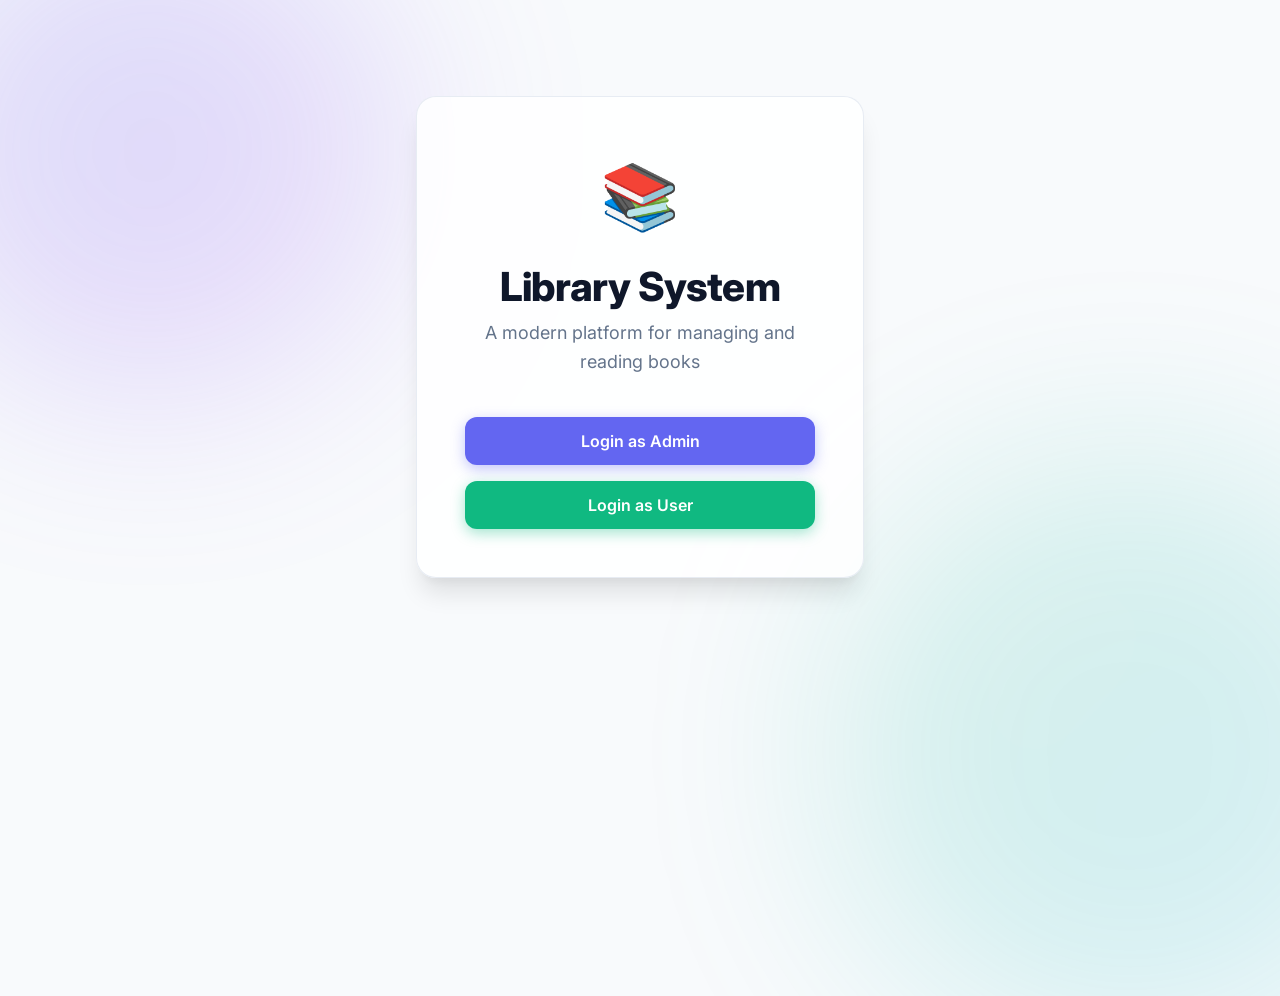
<file: LMS/index.html>
<!DOCTYPE html>
<html lang="en">
<head>
    <meta charset="UTF-8">
    <meta name="viewport" content="width=device-width, initial-scale=1.0">
    <title>Library Management System</title>
    <link rel="stylesheet" href="style.css">
    <link href="https://fonts.googleapis.com/css2?family=Inter:wght@300;400;500;600;700&display=swap" rel="stylesheet">
</head>
<body>
    <!-- Background Decorators -->
    <div class="bg-shape shape-1"></div>
    <div class="bg-shape shape-2"></div>

    <div id="app">
        <!-- Error/Success Notification -->
        <div id="notification-area" class="hidden"></div>

        <!-- Landing View -->
        <section id="landing-view" class="view active">
            <div class="landing-container glass-panel">
                <div class="logo-icon">📚</div>
                <h1>Library System</h1>
                <p>A modern platform for managing and reading books</p>
                <div class="role-selector">
                    <button class="btn btn-primary btn-lg" onclick="app.showAdminLogin()">Login as Admin</button>
                    <button class="btn btn-secondary btn-lg" onclick="app.showUserLogin()">Login as User</button>
                </div>
            </div>
        </section>

        <!-- Admin Login View -->
        <section id="admin-login-view" class="view">
            <div class="auth-container glass-panel">
                <button class="btn-back" onclick="app.showLanding()">&#8592; Back</button>
                <h2>Admin Access</h2>
                <form id="admin-login-form" onsubmit="app.handleAdminLogin(event)">
                    <div class="form-group">
                        <label>Username</label>
                        <input type="text" id="admin-username" required placeholder="admin" />
                    </div>
                    <div class="form-group">
                        <label>Password</label>
                        <input type="password" id="admin-password" required placeholder="admin123" />
                    </div>
                    <button type="submit" class="btn btn-primary w-100 mt-2">Login to Dashboard</button>
                </form>
            </div>
        </section>

        <!-- User Login/Signup View -->
        <section id="user-auth-view" class="view">
            <div class="auth-container glass-panel">
                <button class="btn-back" onclick="app.showLanding()">&#8592; Back</button>
                
                <div class="auth-tabs">
                    <button class="tab-btn active" id="tab-login" type="button" onclick="app.switchUserAuthTab('login')">Login</button>
                    <button class="tab-btn" id="tab-signup" type="button" onclick="app.switchUserAuthTab('signup')">Sign Up</button>
                </div>

                <!-- User Login Form -->
                <form id="user-login-form" onsubmit="app.handleUserLogin(event)">
                    <div class="form-group">
                        <label>Username</label>
                        <input type="text" id="login-username" required placeholder="Enter your username" />
                    </div>
                    <div class="form-group">
                        <label>Password</label>
                        <input type="password" id="login-password" required placeholder="Enter your password" />
                    </div>
                    <button type="submit" class="btn btn-primary w-100 mt-2">Login</button>
                </form>

                <!-- User Signup Form -->
                <form id="user-signup-form" class="hidden" onsubmit="app.handleUserSignup(event)">
                    <div class="form-group">
                        <label>Username</label>
                        <input type="text" id="signup-username" required placeholder="Choose a username" />
                    </div>
                    <div class="form-group">
                        <label>Password</label>
                        <input type="password" id="signup-password" minlength="4" required placeholder="Create a password (min 4 chars)" />
                    </div>
                    <button type="submit" class="btn btn-secondary w-100 mt-2">Create Account</button>
                </form>
            </div>
        </section>

        <!-- Admin Dashboard View -->
        <section id="admin-dashboard-view" class="view">
            <nav class="navbar glass-panel">
                <div class="brand">
                    <span class="icon">📚</span> Admin Dashboard
                </div>
                <button class="btn btn-outline btn-sm" onclick="app.handleLogout()">Logout</button>
            </nav>
            <div class="dashboard-content">
                <div class="stats-container">
                    <div class="stat-card glass-panel">
                        <div class="stat-icon" style="background: rgba(79, 70, 229, 0.1); color: var(--primary);">📖</div>
                        <div class="stat-info">
                            <h3>Total Books</h3>
                            <p id="stat-total-books">0</p>
                        </div>
                    </div>
                    <div class="stat-card glass-panel">
                        <div class="stat-icon" style="background: rgba(245, 158, 11, 0.1); color: #F59E0B;">📤</div>
                        <div class="stat-info">
                            <h3>Borrowed</h3>
                            <p id="stat-borrowed-books">0</p>
                        </div>
                    </div>
                    <div class="stat-card glass-panel">
                        <div class="stat-icon" style="background: rgba(16, 185, 129, 0.1); color: var(--secondary);">📥</div>
                        <div class="stat-info">
                            <h3>Available</h3>
                            <p id="stat-available-books">0</p>
                        </div>
                    </div>
                </div>

                <div class="admin-sections">
                    <div class="section-card glass-panel">
                        <div class="section-header">
                            <h2>Manage Books</h2>
                            <div class="search-bar">
                                <span class="search-icon">🔍</span>
                                <input type="text" id="admin-search-books" placeholder="Search title or author..." onkeyup="app.renderAdminBooks()" />
                            </div>
                        </div>
                        
                        <form id="add-book-form" onsubmit="app.handleAddBook(event)" class="inline-form">
                            <input type="text" id="book-title" placeholder="Book Title" required />
                            <input type="text" id="book-author" placeholder="Author Name" required />
                            <select id="book-category" required>
                                <option value="" disabled selected>Category</option>
                                <option value="Fiction">Fiction</option>
                                <option value="Non-Fiction">Non-Fiction</option>
                                <option value="Science">Science</option>
                                <option value="History">History</option>
                                <option value="Biography">Biography</option>
                            </select>
                            <button type="submit" class="btn btn-primary">Add New Book</button>
                        </form>
                        
                        <div class="table-container">
                            <table class="data-table">
                                <thead>
                                    <tr>
                                        <th>Title</th>
                                        <th>Author</th>
                                        <th>Category</th>
                                        <th>Status</th>
                                        <th style="text-align: right;">Actions</th>
                                    </tr>
                                </thead>
                                <tbody id="admin-books-list">
                                    <!-- Populated by JS -->
                                </tbody>
                            </table>
                        </div>
                    </div>

                    <div class="section-card glass-panel mt-4">
                        <h2>Active Loans</h2>
                        <div class="table-container">
                            <table class="data-table">
                                <thead>
                                    <tr>
                                        <th>Book Details</th>
                                        <th>Borrower</th>
                                        <th>Issue Date</th>
                                        <th>Due Date</th>
                                    </tr>
                                </thead>
                                <tbody id="admin-borrowed-list">
                                    <!-- Populated by JS -->
                                </tbody>
                            </table>
                        </div>
                    </div>
                </div>
            </div>
        </section>

        <!-- User Dashboard View -->
        <section id="user-dashboard-view" class="view">
            <nav class="navbar glass-panel">
                <div class="brand">
                    <span class="icon">👋</span> Welcome, <span id="user-display-name"></span>
                </div>
                <button class="btn btn-outline btn-sm" onclick="app.handleLogout()">Logout</button>
            </nav>
            <div class="dashboard-content">

                <!-- Alert Banner for Deadlines -->
                <div id="user-deadline-alert" class="alert-banner hidden">
                    <!-- Populated by JS -->
                </div>

                <div class="user-sections">
                    <div class="section-card glass-panel">
                        <div class="section-header">
                            <h2>My Borrowed Books</h2>
                            <span class="badge badge-primary"><span id="user-borrow-count">0</span> / 3 Allowed</span>
                        </div>
                        <div class="table-container">
                            <table class="data-table">
                                <thead>
                                    <tr>
                                        <th>Book Info</th>
                                        <th>Due Date</th>
                                        <th>Status</th>
                                        <th style="text-align: right;">Actions</th>
                                    </tr>
                                </thead>
                                <tbody id="user-borrowed-list">
                                    <!-- Populated by JS -->
                                </tbody>
                            </table>
                        </div>
                    </div>

                    <div class="section-card glass-panel mt-4">
                        <div class="section-header">
                            <h2>Library Catalog</h2>
                            <div class="search-bar">
                                <span class="search-icon">🔍</span>
                                <input type="text" id="user-search-books" placeholder="Search available books..." onkeyup="app.renderUserAvailableBooks()" />
                            </div>
                        </div>
                        
                        <div class="table-container">
                            <table class="data-table">
                                <thead>
                                    <tr>
                                        <th>Title</th>
                                        <th>Author</th>
                                        <th>Category</th>
                                        <th style="text-align: right;">Actions</th>
                                    </tr>
                                </thead>
                                <tbody id="user-available-list">
                                    <!-- Populated by JS -->
                                </tbody>
                            </table>
                        </div>
                    </div>
                </div>
            </div>
        </section>

    </div>

    <!-- Edit Book Modal -->
    <div id="edit-modal" class="modal hidden">
        <div class="modal-content glass-panel">
            <h3>Edit Book Details</h3>
            <form id="edit-book-form" onsubmit="app.handleUpdateBook(event)">
                <input type="hidden" id="edit-book-id" />
                <div class="form-group">
                    <label>Title</label>
                    <input type="text" id="edit-book-title" required />
                </div>
                <div class="form-group">
                    <label>Author</label>
                    <input type="text" id="edit-book-author" required />
                </div>
                <div class="form-group">
                    <label>Category</label>
                    <select id="edit-book-category" required>
                        <option value="" disabled selected>Select Category</option>
                        <option value="Fiction">Fiction</option>
                        <option value="Non-Fiction">Non-Fiction</option>
                        <option value="Science">Science</option>
                        <option value="History">History</option>
                        <option value="Biography">Biography</option>
                    </select>
                </div>
                <div class="modal-actions">
                    <button type="button" class="btn btn-outline" onclick="app.closeEditModal()">Cancel</button>
                    <button type="submit" class="btn btn-primary">Save Changes</button>
                </div>
            </form>
        </div>
    </div>

    <script src="script.js"></script>
</body>
</html>
</file>
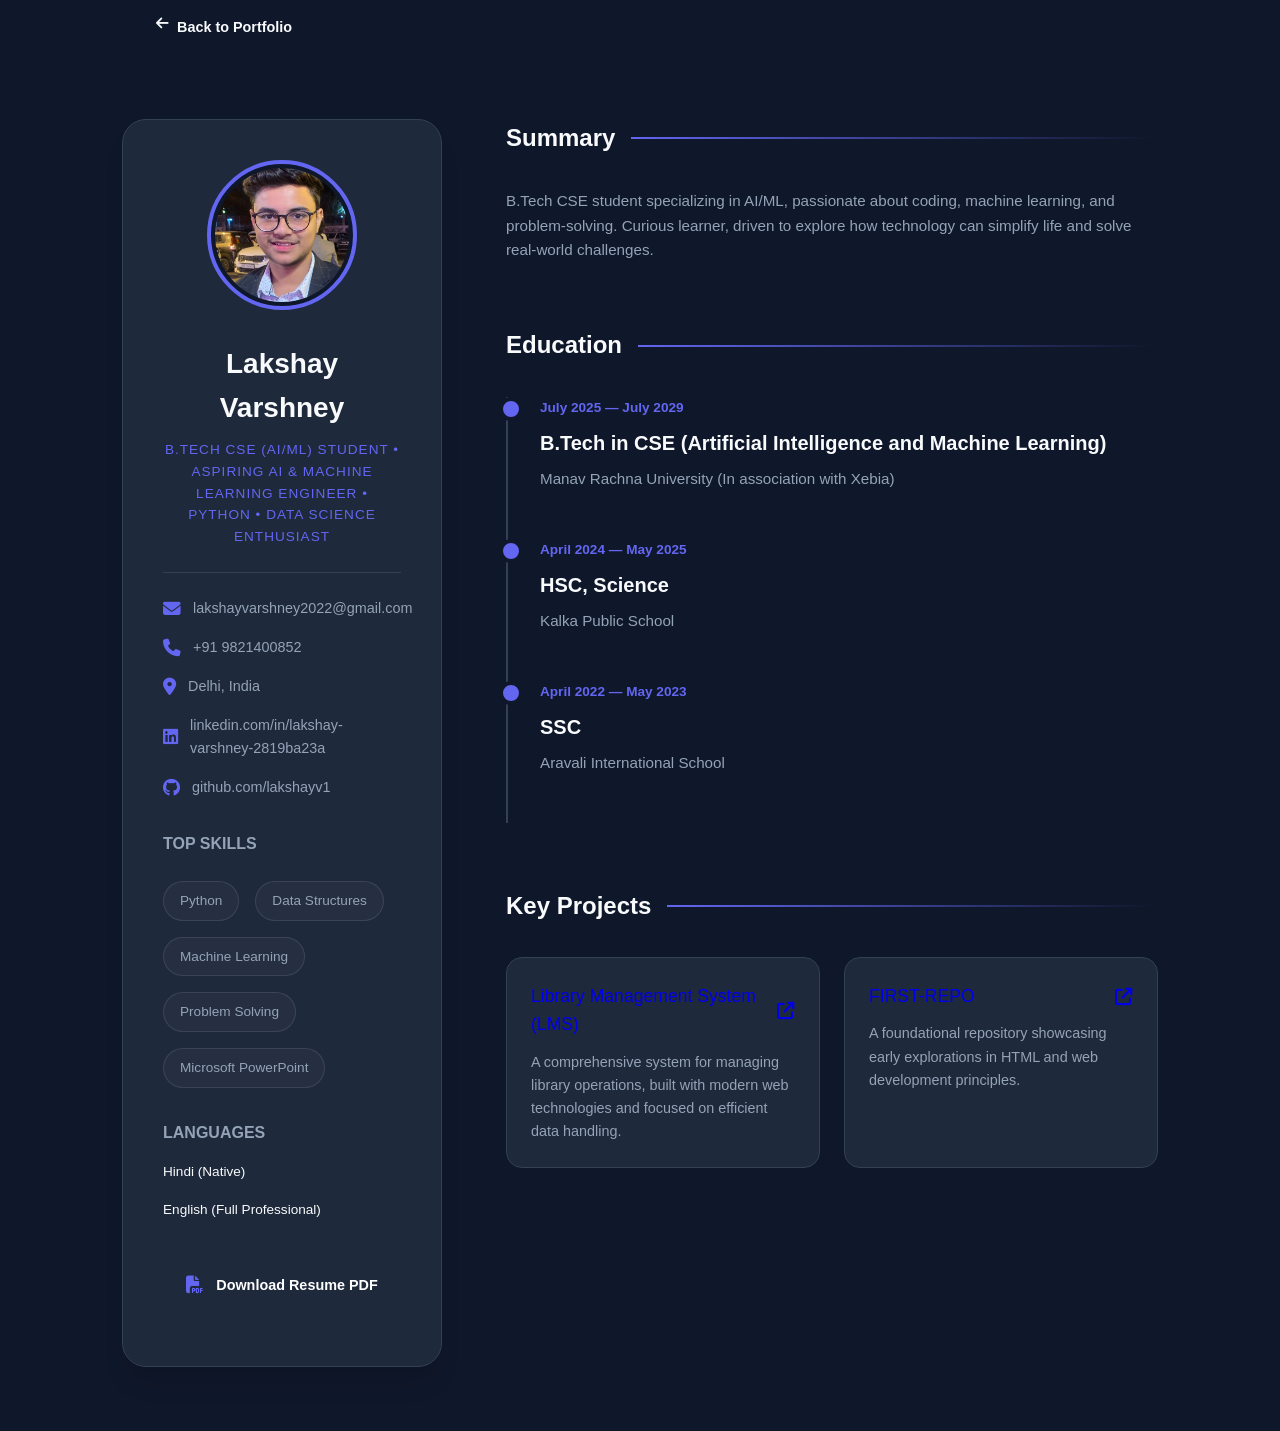
<file: resume/index.html>
<!DOCTYPE html>
<html lang="en">
<head>
    <meta charset="UTF-8">
    <meta name="viewport" content="width=device-width, initial-scale=1.0">
    <title>Software Engineer | Resume</title>
    <meta name="description" content="Professional resume of a Software Engineer specializing in modern web technologies.">
    
    <!-- CSS -->
    <link rel="stylesheet" href="index.css">
    
    <!-- Icons -->
    <link rel="stylesheet" href="https://cdnjs.cloudflare.com/ajax/libs/font-awesome/6.4.0/css/all.min.css">
</head>
<body>
    <!-- Back to Portfolio Link -->
    <div style="max-width: 1000px; margin: 1rem auto; padding: 0 1rem;">
        <a href="../index.html" style="text-decoration: none; color: var(--accent-primary); display: flex; items-center: center; gap: 0.5rem; font-weight: 600; font-size: 0.9rem;">
            <i class="fa-solid fa-arrow-left"></i>
            Back to Portfolio
        </a>
    </div>
    <div class="container">
        <!-- Sidebar -->
        <aside>
            <div class="profile-card">
                <img src="assets/profile.jpeg" alt="Profile Headshot" class="profile-img">
                <h1 class="name" id="userName">Lakshay Varshney</h1>
                <p class="role">B.Tech CSE (AI/ML) Student • Aspiring AI & Machine Learning Engineer • Python • Data Science Enthusiast</p>
                
                <div class="contact-info">
                    <a href="mailto:lakshayvarshney2022@gmail.com" class="contact-item">
                        <i class="fa-solid fa-envelope"></i>
                        <span>lakshayvarshney2022@gmail.com</span>
                    </a>
                    <a href="tel:+919821400852" class="contact-item">
                        <i class="fa-solid fa-phone"></i>
                        <span>+91 9821400852</span>
                    </a>
                    <a href="#" class="contact-item">
                        <i class="fa-solid fa-location-dot"></i>
                        <span>Delhi, India</span>
                    </a>
                    <a href="https://www.linkedin.com/in/lakshay-varshney-2819ba23a" class="contact-item" target="_blank">
                        <i class="fa-brands fa-linkedin"></i>
                        <span>linkedin.com/in/lakshay-varshney-2819ba23a</span>
                    </a>
                    <a href="https://github.com/lakshayv1" class="contact-item" target="_blank">
                        <i class="fa-brands fa-github"></i>
                        <span>github.com/lakshayv1</span>
                    </a>
                </div>

                <div class="skills-section" style="margin-top: 2rem; text-align: left;">
                    <h3 style="font-size: 1rem; margin-bottom: 1rem; text-transform: uppercase; color: var(--text-secondary);">Top Skills</h3>
                    <div class="skills-grid">
                        <span class="skill-tag">Python</span>
                        <span class="skill-tag">Data Structures</span>
                        <span class="skill-tag">Machine Learning</span>
                        <span class="skill-tag">Problem Solving</span>
                        <span class="skill-tag">Microsoft PowerPoint</span>
                    </div>
                </div>

                <div class="languages-section" style="margin-top: 2rem; text-align: left;">
                    <h3 style="font-size: 1rem; margin-bottom: 1rem; text-transform: uppercase; color: var(--text-secondary);">Languages</h3>
                    <div class="contact-item">
                        <span style="font-size: 0.85rem; color: var(--text-primary);">Hindi (Native)</span>
                    </div>
                    <div class="contact-item">
                        <span style="font-size: 0.85rem; color: var(--text-primary);">English (Full Professional)</span>
                    </div>
                </div>

                <!-- Download PDF Button -->
                <div style="margin-top: 2.5rem;">
                    <a href="Profile (1).pdf" download class="contact-item" style="background: var(--accent-primary); color: #fff; padding: 0.8rem; border-radius: 6px; justify-content: center; font-weight: 600; transition: all 0.3s ease;">
                        <i class="fa-solid fa-file-pdf"></i>
                        <span>Download Resume PDF</span>
                    </a>
                </div>
            </div>
        </aside>

        <!-- Main Content -->
        <main>
            <!-- About -->
            <section id="about">
                <h2 class="section-title">Summary</h2>
                <p class="exp-desc">
                    B.Tech CSE student specializing in AI/ML, passionate about coding, machine learning, and problem-solving. 
                    Curious learner, driven to explore how technology can simplify life and solve real-world challenges.
                </p>
            </section>

            <!-- Education -->
            <section id="education">
                <h2 class="section-title">Education</h2>
                
                <div class="experience-item">
                    <p class="exp-date">July 2025 — July 2029</p>
                    <h3 class="exp-company">B.Tech in CSE (Artificial Intelligence and Machine Learning)</h3>
                    <p class="exp-desc">
                        Manav Rachna University (In association with Xebia)
                    </p>
                </div>

                <div class="experience-item">
                    <p class="exp-date">April 2024 — May 2025</p>
                    <h3 class="exp-company">HSC, Science</h3>
                    <p class="exp-desc">
                        Kalka Public School
                    </p>
                </div>

                <div class="experience-item">
                    <p class="exp-date">April 2022 — May 2023</p>
                    <h3 class="exp-company">SSC</h3>
                    <p class="exp-desc">
                        Aravali International School
                    </p>
                </div>
            </section>

            <!-- Projects -->
            <section id="projects">
                <h2 class="section-title">Key Projects</h2>
                <div class="projects-grid">
                    <a href="https://github.com/lakshayv1/LMS" target="_blank" class="project-card" style="text-decoration: none;">
                        <div class="project-name">
                            <span>Library Management System (LMS)</span>
                            <i class="fa-solid fa-arrow-up-right-from-square"></i>
                        </div>
                        <p class="project-desc">A comprehensive system for managing library operations, built with modern web technologies and focused on efficient data handling.</p>
                    </a>
                    <a href="https://github.com/lakshayv1/FIRST-REPO" target="_blank" class="project-card" style="text-decoration: none;">
                        <div class="project-name">
                            <span>FIRST-REPO</span>
                            <i class="fa-solid fa-arrow-up-right-from-square"></i>
                        </div>
                        <p class="project-desc">A foundational repository showcasing early explorations in HTML and web development principles.</p>
                    </a>
                </div>
            </section>


        </main>
    </div>

    <!-- JS for subtle interactivity -->
    <script>
        // Smooth scroll for anchors
        document.querySelectorAll('a[href^="#"]').forEach(anchor => {
            anchor.addEventListener('click', function (e) {
                e.preventDefault();
                document.querySelector(this.getAttribute('href')).scrollIntoView({
                    behavior: 'smooth'
                });
            });
        });

        // Intersection Observer for fade-in effect on scroll
        const observer = new IntersectionObserver((entries) => {
            entries.forEach(entry => {
                if (entry.isIntersecting) {
                    entry.target.style.opacity = 1;
                    entry.target.style.transform = 'translateY(0)';
                }
            });
        }, { threshold: 0.1 });

        document.querySelectorAll('section').forEach(section => {
            section.style.opacity = 0;
            section.style.transform = 'translateY(20px)';
            section.style.transition = 'all 0.6s ease-out';
            observer.observe(section);
        });
    </script>
</body>
</html>
</file>
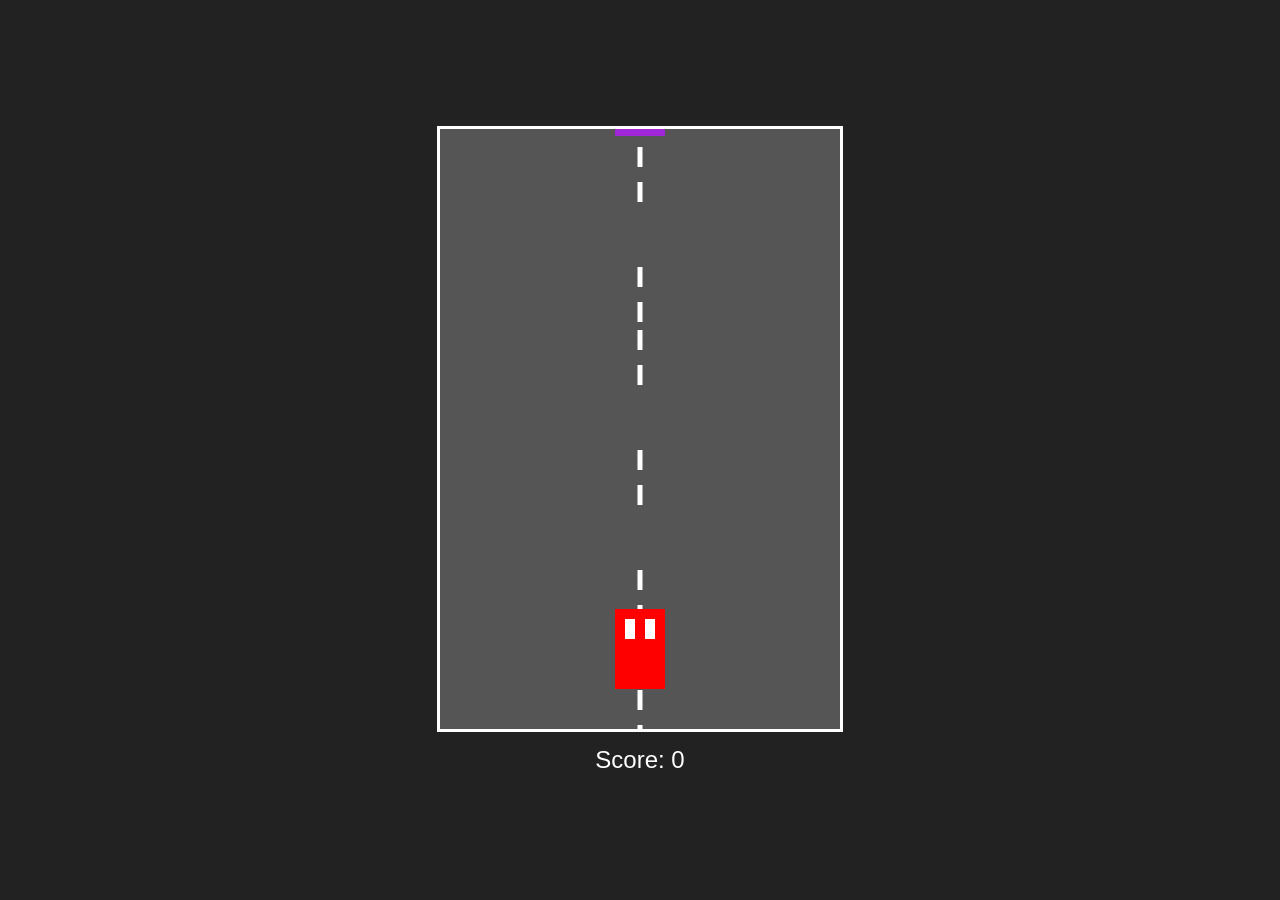
<file: car-racing.html>
<!DOCTYPE html>
<html lang="en">
<head>
    <meta charset="UTF-8">
    <meta name="viewport" content="width=device-width, initial-scale=1.0">
    <title>Car Racing Game</title>
    <style>
        body {
            margin: 0;
            padding: 0;
            display: flex;
            justify-content: center;
            align-items: center;
            min-height: 100vh;
            background: #222;
            font-family: Arial, sans-serif;
        }
        #gameContainer {
            text-align: center;
        }
        canvas {
            border: 3px solid #fff;
            background: #333;
        }
        #score {
            color: #fff;
            font-size: 24px;
            margin-top: 10px;
        }
        #gameOver {
            display: none;
            color: #ff4444;
            font-size: 32px;
            margin-top: 20px;
        }
        button {
            margin-top: 10px;
            padding: 10px 20px;
            font-size: 18px;
            cursor: pointer;
            background: #4CAF50;
            color: white;
            border: none;
            border-radius: 5px;
        }
        button:hover {
            background: #45a049;
        }
    </style>
</head>
<body>
    <div id="gameContainer">
        <canvas id="gameCanvas" width="400" height="600"></canvas>
        <div id="score">Score: 0</div>
        <div id="gameOver">Game Over!</div>
        <button id="restartBtn" style="display:none;">Restart</button>
    </div>

    <script>
        const canvas = document.getElementById('gameCanvas');
        const ctx = canvas.getContext('2d');
        const scoreEl = document.getElementById('score');
        const gameOverEl = document.getElementById('gameOver');
        const restartBtn = document.getElementById('restartBtn');

        let gameRunning = false;
        let score = 0;
        let gameSpeed = 3;

        const player = {
            x: canvas.width / 2 - 25,
            y: canvas.height - 120,
            width: 50,
            height: 80,
            speed: 5
        };

        const keys = {};
        const obstacles = [];
        const roadLines = [];

        function init() {
            gameRunning = true;
            score = 0;
            gameSpeed = 3;
            obstacles.length = 0;
            roadLines.length = 0;
            player.x = canvas.width / 2 - 25;
            gameOverEl.style.display = 'none';
            restartBtn.style.display = 'none';
            
            for (let i = 0; i < 6; i++) {
                roadLines.push({ y: i * 120 });
            }
            
            gameLoop();
        }

        function drawPlayer() {
            ctx.fillStyle = '#ff0000';
            ctx.fillRect(player.x, player.y, player.width, player.height);
            ctx.fillStyle = '#fff';
            ctx.fillRect(player.x + 10, player.y + 10, 10, 20);
            ctx.fillRect(player.x + 30, player.y + 10, 10, 20);
        }

        function drawObstacle(obs) {
            ctx.fillStyle = obs.color;
            ctx.fillRect(obs.x, obs.y, obs.width, obs.height);
            ctx.fillStyle = '#333';
            ctx.fillRect(obs.x + 10, obs.y + 10, 10, 20);
            ctx.fillRect(obs.x + 30, obs.y + 10, 10, 20);
        }

        function drawRoad() {
            ctx.fillStyle = '#555';
            ctx.fillRect(0, 0, canvas.width, canvas.height);
            
            ctx.strokeStyle = '#fff';
            ctx.lineWidth = 5;
            ctx.setLineDash([20, 15]);
            
            roadLines.forEach(line => {
                ctx.beginPath();
                ctx.moveTo(canvas.width / 2, line.y);
                ctx.lineTo(canvas.width / 2, line.y + 60);
                ctx.stroke();
            });
            
            ctx.setLineDash([]);
        }

        function updateRoadLines() {
            roadLines.forEach(line => {
                line.y += gameSpeed;
                if (line.y > canvas.height) {
                    line.y = -60;
                }
            });
        }

        function createObstacle() {
            const lanes = [50, 175, 300];
            const lane = lanes[Math.floor(Math.random() * lanes.length)];
            obstacles.push({
                x: lane,
                y: -100,
                width: 50,
                height: 80,
                color: `hsl(${Math.random() * 360}, 70%, 50%)`
            });
        }

        function updateObstacles() {
            obstacles.forEach((obs, index) => {
                obs.y += gameSpeed;
                
                if (obs.y > canvas.height) {
                    obstacles.splice(index, 1);
                    score += 10;
                    scoreEl.textContent = `Score: ${score}`;
                    
                    if (score % 50 === 0) {
                        gameSpeed += 0.5;
                    }
                }
                
                if (checkCollision(player, obs)) {
                    endGame();
                }
            });
        }

        function checkCollision(rect1, rect2) {
            return rect1.x < rect2.x + rect2.width &&
                   rect1.x + rect1.width > rect2.x &&
                   rect1.y < rect2.y + rect2.height &&
                   rect1.y + rect1.height > rect2.y;
        }

        function updatePlayer() {
            if (keys['ArrowLeft'] && player.x > 0) {
                player.x -= player.speed;
            }
            if (keys['ArrowRight'] && player.x < canvas.width - player.width) {
                player.x += player.speed;
            }
        }

        function endGame() {
            gameRunning = false;
            gameOverEl.style.display = 'block';
            restartBtn.style.display = 'inline-block';
        }

        let frameCount = 0;
        function gameLoop() {
            if (!gameRunning) return;

            ctx.clearRect(0, 0, canvas.width, canvas.height);
            
            drawRoad();
            updateRoadLines();
            updatePlayer();
            drawPlayer();
            
            frameCount++;
            if (frameCount % 60 === 0) {
                createObstacle();
            }
            
            updateObstacles();
            obstacles.forEach(drawObstacle);
            
            requestAnimationFrame(gameLoop);
        }

        document.addEventListener('keydown', (e) => {
            keys[e.key] = true;
        });

        document.addEventListener('keyup', (e) => {
            keys[e.key] = false;
        });

        restartBtn.addEventListener('click', init);

        init();
    </script>
</body>
</html>
</file>
<file: LMS/style.css>
:root {
    --primary: #6366f1;
    --primary-hover: #4f46e5;
    --secondary: #10b981;
    --secondary-hover: #059669;
    --danger: #ef4444;
    --danger-hover: #dc2626;
    --warning: #f59e0b;
    --background: #f8fafc;
    --surface: rgba(255, 255, 255, 0.85);
    --text-main: #0f172a;
    --text-muted: #64748b;
    --border: rgba(226, 232, 240, 0.8);
    
    --shadow-sm: 0 1px 2px 0 rgba(0, 0, 0, 0.05);
    --shadow-md: 0 4px 6px -1px rgba(0, 0, 0, 0.05), 0 2px 4px -1px rgba(0, 0, 0, 0.03);
    --shadow-lg: 0 10px 15px -3px rgba(0, 0, 0, 0.05), 0 4px 6px -2px rgba(0, 0, 0, 0.03);
    --shadow-xl: 0 20px 25px -5px rgba(0, 0, 0, 0.1), 0 10px 10px -5px rgba(0, 0, 0, 0.04);
    
    --radius-md: 0.75rem;
    --radius-lg: 1.25rem;
    --radius-full: 9999px;
    
    --transition: all 0.25s cubic-bezier(0.4, 0, 0.2, 1);
}

* {
    margin: 0;
    padding: 0;
    box-sizing: border-box;
    font-family: 'Inter', -apple-system, BlinkMacSystemFont, "Segoe UI", Roboto, Helvetica, Arial, sans-serif;
}

body {
    background-color: var(--background);
    color: var(--text-main);
    line-height: 1.6;
    min-height: 100vh;
    overflow-x: hidden;
    position: relative;
}

/* Background Gradients */
.bg-shape {
    position: fixed;
    border-radius: 50%;
    filter: blur(100px);
    z-index: -1;
    opacity: 0.5;
}

.shape-1 {
    width: 500px;
    height: 500px;
    background: linear-gradient(135deg, rgba(99, 102, 241, 0.4), rgba(168, 85, 247, 0.4));
    top: -100px;
    left: -100px;
}

.shape-2 {
    width: 600px;
    height: 600px;
    background: linear-gradient(135deg, rgba(16, 185, 129, 0.3), rgba(6, 182, 212, 0.3));
    bottom: -150px;
    right: -150px;
}

/* Glassmorphism */
.glass-panel {
    background: var(--surface);
    backdrop-filter: blur(16px);
    -webkit-backdrop-filter: blur(16px);
    border: 1px solid var(--border);
    box-shadow: var(--shadow-xl);
}

/* Utilities */
.hidden { display: none !important; }
.active { display: block !important; }
.w-100 { width: 100%; }
.mt-2 { margin-top: 1rem; }
.mt-4 { margin-top: 2rem; }
.text-danger { color: var(--danger); }
.text-warning { color: var(--warning); }
.font-bold { font-weight: 700; }

/* Typography */
h1, h2, h3 { color: var(--text-main); line-height: 1.2; letter-spacing: -0.02em; }
h1 { font-size: 2.5rem; font-weight: 800; }
h2 { font-size: 1.5rem; font-weight: 700; }
h3 { font-size: 1.125rem; font-weight: 600; }

/* Buttons */
.btn {
    display: inline-flex;
    align-items: center;
    justify-content: center;
    padding: 0.625rem 1.25rem;
    border-radius: var(--radius-md);
    border: none;
    font-weight: 600;
    cursor: pointer;
    transition: var(--transition);
    font-size: 0.875rem;
    gap: 0.5rem;
}

.btn-lg { padding: 0.875rem 1.5rem; font-size: 1rem; }
.btn-sm { padding: 0.375rem 0.875rem; font-size: 0.8125rem; }

.btn-primary { background-color: var(--primary); color: white; box-shadow: 0 4px 14px 0 rgba(99, 102, 241, 0.39); }
.btn-primary:hover { background-color: var(--primary-hover); transform: translateY(-2px); box-shadow: 0 6px 20px rgba(99, 102, 241, 0.23); }

.btn-secondary { background-color: var(--secondary); color: white; box-shadow: 0 4px 14px 0 rgba(16, 185, 129, 0.39); }
.btn-secondary:hover { background-color: var(--secondary-hover); transform: translateY(-2px); box-shadow: 0 6px 20px rgba(16, 185, 129, 0.23); }

.btn-danger { background-color: rgba(239, 68, 68, 0.1); color: var(--danger); border: 1px solid rgba(239, 68, 68, 0.2); }
.btn-danger:hover { background-color: var(--danger); color: white; transform: translateY(-2px); }

.btn-outline { background-color: transparent; border: 1px solid var(--border); color: var(--text-main); }
.btn-outline:hover { background-color: rgba(0,0,0,0.03); transform: translateY(-1px); }

.btn-back {
    background: none;
    border: none;
    color: var(--text-muted);
    cursor: pointer;
    font-size: 0.875rem;
    padding: 0;
    margin-bottom: 1.5rem;
    font-weight: 600;
    transition: var(--transition);
}
.btn-back:hover { color: var(--text-main); transform: translateX(-4px); }

/* Forms */
.form-group { margin-bottom: 1.25rem; }
.form-group label { display: block; margin-bottom: 0.5rem; font-size: 0.875rem; color: var(--text-main); font-weight: 600; }

input, select {
    width: 100%;
    padding: 0.75rem 1rem;
    border: 1px solid var(--border);
    border-radius: var(--radius-md);
    background: rgba(255, 255, 255, 0.9);
    outline: none;
    font-size: 0.9375rem;
    transition: var(--transition);
    color: var(--text-main);
}

input:focus, select:focus {
    border-color: var(--primary);
    box-shadow: 0 0 0 4px rgba(99, 102, 241, 0.15);
    background: #fff;
}

input::placeholder { color: #94a3b8; }

/* Views & Animation */
.view { display: none; animation: fadeUp 0.4s cubic-bezier(0.16, 1, 0.3, 1) forwards; opacity: 0; }

@keyframes fadeUp {
    from { opacity: 0; transform: translateY(20px); }
    to { opacity: 1; transform: translateY(0); }
}

/* Landing & Auth */
.landing-container, .auth-container {
    max-width: 28rem;
    margin: 6rem auto;
    padding: 3rem;
    border-radius: var(--radius-lg);
    text-align: center;
}

.logo-icon { font-size: 4rem; margin-bottom: 1rem; animation: float 6s ease-in-out infinite; }

@keyframes float {
    0% { transform: translateY(0px); }
    50% { transform: translateY(-10px); }
    100% { transform: translateY(0px); }
}

.landing-container p { color: var(--text-muted); margin-top: 0.5rem; margin-bottom: 2.5rem; font-size: 1.125rem; }
.role-selector { display: flex; flex-direction: column; gap: 1rem; }

.auth-container h2 { margin-bottom: 1.5rem; }
.auth-container form { text-align: left; }

.auth-tabs { display: flex; margin-bottom: 2rem; border-radius: var(--radius-md); background: rgba(0,0,0,0.03); padding: 0.25rem; }
.tab-btn {
    flex: 1; background: transparent; border: none; padding: 0.75rem; font-weight: 600;
    color: var(--text-muted); cursor: pointer; border-radius: calc(var(--radius-md) - 0.25rem);
    transition: var(--transition);
}
.tab-btn.active { background: #fff; color: var(--primary); box-shadow: var(--shadow-sm); }

/* Dashboard */
.navbar {
    padding: 1rem 2rem;
    display: flex;
    justify-content: space-between;
    align-items: center;
    position: sticky;
    top: 1rem;
    z-index: 10;
    margin: 1rem;
    border-radius: var(--radius-md);
}

.navbar .brand { font-weight: 800; font-size: 1.25rem; display: flex; align-items: center; gap: 0.5rem; }
.navbar .icon { font-size: 1.5rem; }

.dashboard-content { padding: 1rem 2rem 4rem; max-width: 1280px; margin: 0 auto; }

/* Stats */
.stats-container {
    display: grid;
    grid-template-columns: repeat(auto-fit, minmax(240px, 1fr));
    gap: 1.5rem;
    margin-bottom: 2rem;
    margin-top: 1rem;
}

.stat-card {
    padding: 1.5rem;
    border-radius: var(--radius-lg);
    display: flex;
    align-items: center;
    gap: 1.5rem;
    transition: var(--transition);
}

.stat-card:hover { transform: translateY(-5px); box-shadow: var(--shadow-xl); }

.stat-icon {
    width: 3.5rem; height: 3.5rem; border-radius: var(--radius-lg);
    display: flex; align-items: center; justify-content: center; font-size: 1.5rem;
}

.stat-info h3 { color: var(--text-muted); font-size: 0.875rem; font-weight: 600; margin-bottom: 0.25rem; }
.stat-info p { font-size: 2rem; font-weight: 800; color: var(--text-main); line-height: 1; }

/* Sections */
.section-card { padding: 2rem; border-radius: var(--radius-lg); }

.section-header { display: flex; justify-content: space-between; align-items: center; margin-bottom: 1.5rem; flex-wrap: wrap; gap: 1rem; }
.section-header h2 { font-size: 1.25rem; margin: 0; }

.inline-form { 
    display: flex; gap: 1rem; margin-bottom: 2rem; flex-wrap: wrap; 
    background: rgba(0,0,0,0.02); padding: 1.5rem; border-radius: var(--radius-md); border: 1px dashed var(--border);
}
.inline-form input, .inline-form select { flex: 1; min-width: 200px; }

/* Search Bar */
.search-bar { position: relative; width: 100%; max-width: 300px; }
.search-icon { position: absolute; left: 1rem; top: 50%; transform: translateY(-50%); font-size: 1rem; opacity: 0.5; }
.search-bar input { padding-left: 2.75rem; border-radius: var(--radius-full); }

/* Tables */
.table-container { overflow-x: auto; background: #fff; border-radius: var(--radius-md); border: 1px solid var(--border); }
.data-table { width: 100%; border-collapse: collapse; text-align: left; }
.data-table th, .data-table td { padding: 1rem 1.5rem; border-bottom: 1px solid var(--border); font-size: 0.9375rem; }
.data-table th { font-weight: 600; color: var(--text-muted); background: rgba(248, 250, 252, 0.8); white-space: nowrap; text-transform: uppercase; font-size: 0.75rem; letter-spacing: 0.05em; }
.data-table tbody tr { transition: var(--transition); }
.data-table tbody tr:hover { background-color: rgba(248, 250, 252, 0.8); }
.data-table tbody tr:last-child td { border-bottom: none; }

.td-actions { display: flex; gap: 0.5rem; justify-content: flex-end; }

/* Badges */
.badge { display: inline-flex; align-items: center; padding: 0.25rem 0.75rem; border-radius: var(--radius-full); font-size: 0.75rem; font-weight: 600; }
.badge-available { background: rgba(16, 185, 129, 0.1); color: var(--secondary); }
.badge-borrowed { background: rgba(245, 158, 11, 0.1); color: var(--warning); }
.badge-primary { background: rgba(99, 102, 241, 0.1); color: var(--primary); }
.badge-danger { background: rgba(239, 68, 68, 0.1); color: var(--danger); }
.badge-outline { background: rgba(0,0,0,0.03); color: var(--text-muted); border: 1px solid var(--border); }

/* Book Info Cells */
.book-title { font-weight: 600; color: var(--text-main); display: block; }
.book-author { font-size: 0.8125rem; color: var(--text-muted); display: block; margin-top: 0.25rem; }

/* Modal */
.modal { position: fixed; inset: 0; background: rgba(15, 23, 42, 0.6); backdrop-filter: blur(4px); display: flex; align-items: center; justify-content: center; z-index: 50; opacity: 0; visibility: hidden; transition: var(--transition); }
.modal.active { opacity: 1; visibility: visible; }
.modal-content { padding: 2rem; border-radius: var(--radius-lg); width: 100%; max-width: 450px; transform: scale(0.95); transition: var(--transition); }
.modal.active .modal-content { transform: scale(1); }
.modal-content h3 { margin-bottom: 1.5rem; font-size: 1.25rem; border-bottom: 1px solid var(--border); padding-bottom: 1rem; }
.modal-actions { display: flex; justify-content: flex-end; gap: 1rem; margin-top: 2rem; }

/* Alert Banner */
.alert-banner { padding: 1rem 1.5rem; border-radius: var(--radius-md); margin-bottom: 1.5rem; font-weight: 500; display: flex; align-items: center; gap: 0.75rem; animation: fadeUp 0.3s ease; }
.alert-warning { background: rgba(245, 158, 11, 0.1); color: #B45309; border: 1px solid rgba(245, 158, 11, 0.2); }
.alert-danger { background: rgba(239, 68, 68, 0.1); color: #B91C1C; border: 1px solid rgba(239, 68, 68, 0.2); }

/* Notifications Toast */
#notification-area {
    position: fixed; bottom: 2rem; right: 2rem; z-index: 100;
    padding: 1rem 1.5rem; border-radius: var(--radius-md); font-weight: 500; font-size: 0.875rem;
    box-shadow: var(--shadow-xl); color: white; display: none; animation: slideUp 0.3s cubic-bezier(0.16, 1, 0.3, 1);
    min-width: 300px;
    display: flex; align-items: center; gap: 0.75rem;
}

#notification-area.hidden { display: none !important; }
#notification-area.active { display: flex !important; }

.notify-success { background: var(--secondary); }
.notify-error { background: var(--danger); }
.notify-warning { background: var(--warning); }

@keyframes slideUp { from { transform: translateY(100%); opacity: 0; } to { transform: translateY(0); opacity: 1; } }

/* Responsive */
@media (max-width: 768px) {
    .dashboard-content { padding: 1rem; }
    .section-card { padding: 1.5rem; }
    .stats-container { grid-template-columns: 1fr; }
    .inline-form { flex-direction: column; }
    .inline-form input, .inline-form select { width: 100%; }
    .search-bar { max-width: 100%; margin-top: 1rem; }
}
</file>
<file: resume/index.css>
/* 
  Design System for Premium Resume
  Theme: Sleek Dark / Modern Professional
*/

:root {
  --bg-primary: #0f172a;
  --bg-secondary: #1e293b;
  --text-primary: #f8fafc;
  --text-secondary: #94a3b8;
  --accent: #6366f1;
  --accent-hover: #818cf8;
  --border: #334155;
  --card-bg: rgba(30, 41, 59, 0.7);
  --glass-bg: rgba(255, 255, 255, 0.03);
  --glass-border: rgba(255, 255, 255, 0.1);
  --transition: all 0.3s cubic-bezier(0.4, 0, 0.2, 1);
}

@import url('https://fonts.googleapis.com/css2?family=Inter:wght@300;400;500;600;700&family=Outfit:wght@400;600;700&display=swap');

* {
  margin: 0;
  padding: 0;
  box-sizing: border-box;
}

body {
  font-family: 'Inter', sans-serif;
  background-color: var(--bg-primary);
  color: var(--text-primary);
  line-height: 1.6;
  overflow-x: hidden;
}

h1, h2, h3 {
  font-family: 'Outfit', sans-serif;
  font-weight: 700;
}

/* Layout */
.container {
  max-width: 1100px;
  margin: 0 auto;
  padding: 4rem 2rem;
  display: grid;
  grid-template-columns: 320px 1fr;
  gap: 4rem;
}

@media (max-width: 900px) {
  .container {
    grid-template-columns: 1fr;
    padding: 2rem 1rem;
  }
}

/* Sidebar Styling */
aside {
  position: sticky;
  top: 4rem;
  height: max-content;
}

.profile-card {
  background: var(--bg-secondary);
  border: 1px solid var(--border);
  border-radius: 24px;
  padding: 2.5rem;
  text-align: center;
  box-shadow: 0 20px 25px -5px rgba(0, 0, 0, 0.1), 0 10px 10px -5px rgba(0, 0, 0, 0.04);
}

.profile-img {
  width: 150px;
  height: 150px;
  border-radius: 50%;
  margin-bottom: 1.5rem;
  border: 4px solid var(--accent);
  object-fit: cover;
  padding: 4px;
  background: var(--bg-primary);
}

.name {
  font-size: 1.75rem;
  margin-bottom: 0.5rem;
  color: var(--text-primary);
}

.role {
  color: var(--accent);
  font-weight: 500;
  margin-bottom: 1.5rem;
  text-transform: uppercase;
  letter-spacing: 1px;
  font-size: 0.85rem;
}

.contact-info {
  text-align: left;
  border-top: 1px solid var(--border);
  padding-top: 1.5rem;
  margin-top: 1.5rem;
}

.contact-item {
  display: flex;
  align-items: center;
  gap: 0.75rem;
  margin-bottom: 1rem;
  color: var(--text-secondary);
  font-size: 0.9rem;
  text-decoration: none;
  transition: var(--transition);
}

.contact-item:hover {
  color: var(--accent);
}

.contact-item i {
  color: var(--accent);
  font-size: 1.1rem;
}

/* Main Content Area */
main {
  display: flex;
  flex-direction: column;
  gap: 4rem;
}

section {
  animation: fadeIn 0.8s ease-out forwards;
}

.section-title {
  font-size: 1.5rem;
  margin-bottom: 2rem;
  display: flex;
  align-items: center;
  gap: 1rem;
}

.section-title::after {
  content: '';
  height: 2px;
  flex: 1;
  background: linear-gradient(to right, var(--accent), transparent);
}

/* Skills Grid */
.skills-grid {
  display: flex;
  flex-wrap: wrap;
  gap: 1rem;
  margin-top: 1.5rem;
}

.skill-tag {
  background: var(--glass-bg);
  border: 1px solid var(--glass-border);
  padding: 0.5rem 1rem;
  border-radius: 100px;
  font-size: 0.85rem;
  color: var(--text-secondary);
  transition: var(--transition);
}

.skill-tag:hover {
  border-color: var(--accent);
  color: var(--accent);
  transform: translateY(-2px);
}

/* Experience Cards */
.experience-item {
  position: relative;
  border-left: 2px solid var(--border);
  padding-left: 2rem;
  padding-bottom: 3rem;
}

.experience-item::before {
  content: '';
  position: absolute;
  left: -9px;
  top: 0;
  width: 16px;
  height: 16px;
  border-radius: 50%;
  background: var(--accent);
  border: 4px solid var(--bg-primary);
}

.exp-date {
  font-size: 0.85rem;
  color: var(--accent);
  font-weight: 600;
  margin-bottom: 0.5rem;
}

.exp-company {
  font-size: 1.25rem;
  margin-bottom: 0.5rem;
}

.exp-desc {
  color: var(--text-secondary);
  font-size: 0.95rem;
}

/* Projects */
.projects-grid {
  display: grid;
  grid-template-columns: repeat(auto-fit, minmax(300px, 1fr));
  gap: 1.5rem;
}

.project-card {
  background: var(--bg-secondary);
  border: 1px solid var(--border);
  border-radius: 16px;
  padding: 1.5rem;
  transition: var(--transition);
  cursor: pointer;
}

.project-card:hover {
  border-color: var(--accent);
  transform: translateY(-5px);
  box-shadow: 0 10px 30px -10px rgba(99, 102, 241, 0.2);
}

.project-name {
  font-size: 1.1rem;
  margin-bottom: 0.75rem;
  display: flex;
  justify-content: space-between;
  align-items: center;
}

.project-desc {
  font-size: 0.9rem;
  color: var(--text-secondary);
}

/* Animations */
@keyframes fadeIn {
  from { opacity: 0; transform: translateY(20px); }
  to { opacity: 1; transform: translateY(0); }
}

/* Print Styles */
@media print {
  body { background: white; color: black; }
  .container { grid-template-columns: 1fr; padding: 0; width: 100%; }
  aside { position: static; height: auto; }
  .profile-card { border: none; box-shadow: none; background: white; }
  .section-title::after { background: #eee; }
  .accent { color: #444 !important; }
  .skill-tag { border: 1px solid #ccc; color: black; }
  header, footer, .no-print { display: none; }
}
</file>
